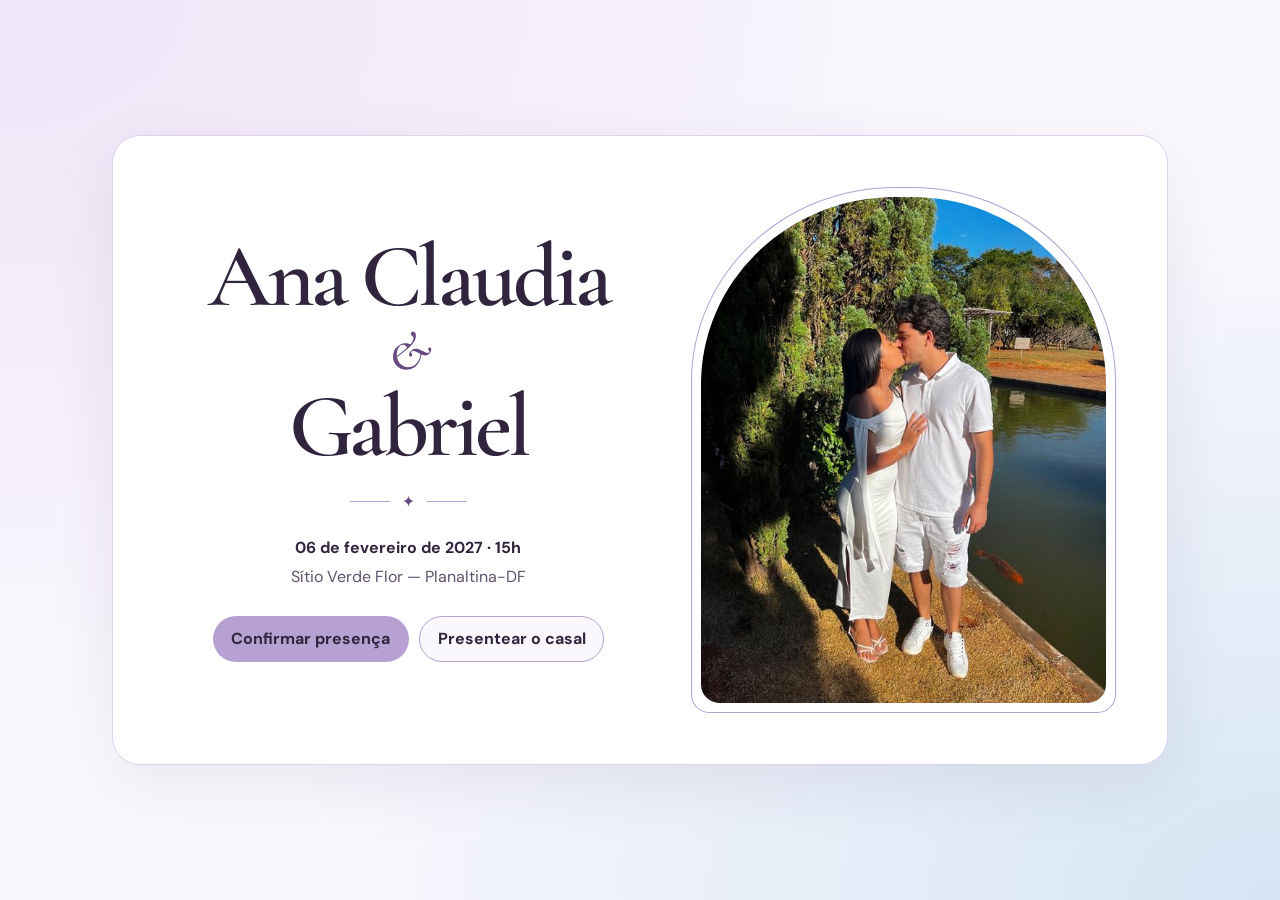
<file: index.html>
<!doctype html>
<html lang="pt-BR">
<head>
  <meta charset="utf-8">
  <meta name="viewport" content="width=device-width, initial-scale=1">
  <meta name="description" content="Casamento de Ana Claudia e Gabriel, em 6 de fevereiro de 2027. Confirme sua presença ou acesse a lista de presentes.">
  <title>Ana Claudia &amp; Gabriel — Casamento</title>
  <link rel="preconnect" href="https://fonts.googleapis.com">
  <link rel="preconnect" href="https://fonts.gstatic.com" crossorigin>
  <link rel="stylesheet" href="https://fonts.googleapis.com/css2?family=Cormorant+Garamond:ital,wght@0,500;0,600;1,500&family=DM+Sans:wght@400;500;600;700&display=swap">
  <link rel="stylesheet" href="css/style.css">
</head>
<body>
  <main class="invitation">
    <section class="invitation-copy" aria-labelledby="couple">
      <h1 id="couple"><span>Ana Claudia</span><em>&amp;</em><span>Gabriel</span></h1>
      <div class="divider" aria-hidden="true">✦</div>
      <p class="date"><time datetime="2027-02-06T15:00:00-03:00">06 de fevereiro de 2027 · 15h</time></p>
      <p class="venue">Sítio Verde Flor — Planaltina-DF</p>
      <nav class="portal-actions" aria-label="Opções do portal">
        <a class="portal-link portal-link-primary" href="confirmacao.html">Confirmar presença</a>
        <a class="portal-link" href="presentes.html">Presentear o casal</a>
      </nav>
    </section>
    <figure class="portrait">
      <img src="assets/ana-claudia-e-gabriel.jpg" width="560" height="700" alt="Ana Claudia e Gabriel abraçados à beira de um lago">
    </figure>
  </main>
</body>
</html>
</file>
<file: css/style.css>
:root {
  color-scheme: light;
  --lavender: #b6a1d2;
  --baby-blue: #d5e5f4;
  --paper: #fff;
  --background: #faf8fd;
  --ink: #30253d;
  --muted: #5f526b;
  --accent: #674a82;
  --serif: "Cormorant Garamond", Georgia, serif;
  --sans: "DM Sans", system-ui, sans-serif;
}

* {
  box-sizing: border-box;
}

body {
  display: grid;
  min-block-size: 100vh;
  min-block-size: 100svh;
  margin: 0;
  padding: clamp(1rem, 4vw, 3.5rem);
  place-items: center;
  color: var(--ink);
  background: radial-gradient(ellipse at top left, #eee5f7, transparent 58%),
    radial-gradient(ellipse at bottom right, var(--baby-blue), transparent 55%),
    var(--background);
  font-family: var(--sans);
}

.invitation,
.confirmation {
  inline-size: min(100%, 66rem);
  border: 1px solid #ded2ec;
  border-radius: 1.75rem;
  background: var(--paper);
  box-shadow: 0 1.2rem 4rem #39264d15;
  animation: appear 600ms ease-out both;
}

.invitation {
  display: grid;
  grid-template-columns: 1.15fr 1fr;
  align-items: center;
  gap: clamp(1rem, 3vw, 3rem);
  padding: clamp(1.25rem, 4vw, 3.5rem);
}

.invitation-copy,
.confirmation {
  text-align: center;
}

h1 {
  margin: 0;
  font: 600 clamp(2.75rem, 7vw, 6rem) / .88 var(--serif);
  letter-spacing: -.045em;
}

.invitation h1 span,
.invitation h1 em {
  display: block;
}

.invitation h1 em {
  margin-block: .2em;
  color: var(--accent);
  font-size: .62em;
  font-weight: 500;
}

.divider {
  display: flex;
  align-items: center;
  justify-content: center;
  gap: .75rem;
  margin: 1.5rem auto;
  color: var(--accent);
}

.divider::before,
.divider::after {
  inline-size: 2.5rem;
  block-size: 1px;
  background: var(--lavender);
  content: "";
}

.date,
.venue {
  margin: 0;
  line-height: 1.5;
}

.date {
  font-weight: 700;
}

.venue {
  margin-block-start: .35rem;
  color: var(--muted);
}

.portal-actions {
  display: flex;
  flex-wrap: wrap;
  justify-content: center;
  gap: .65rem;
  margin-block-start: 1.65rem;
}

.portal-link {
  display: inline-flex;
  min-block-size: 2.9rem;
  align-items: center;
  justify-content: center;
  padding: .65rem 1.1rem;
  border: 1px solid var(--lavender);
  border-radius: 999px;
  color: var(--ink);
  background: var(--background);
  font-weight: 700;
  text-decoration: none;
  transition: background-color 180ms ease;
}

.portal-link-primary {
  border-color: transparent;
  background: var(--lavender);
}

.portal-link:hover {
  background: var(--baby-blue);
}

.portal-link:focus-visible {
  outline: 2px solid var(--accent);
  outline-offset: 3px;
}

.portrait {
  margin: 0;
  padding: .55rem;
  border: 1px solid var(--lavender);
  border-radius: 48% 48% 1.15rem 1.15rem / 37% 37% 1.15rem 1.15rem;
}

.portrait img {
  display: block;
  inline-size: 100%;
  block-size: auto;
  border-radius: inherit;
}

.confirmation {
  inline-size: min(100%, 42rem);
  padding: clamp(1.5rem, 6vw, 4rem);
}

.confirmation .divider {
  margin-block-start: 0;
}

.confirmation h1 {
  font-size: clamp(2.5rem, 7vw, 4rem);
  line-height: .98;
}

.confirmation p {
  color: var(--muted);
  line-height: 1.55;
}

@media (max-width: 42rem) {
  .invitation {
    grid-template-columns: 1fr;
    gap: 1.5rem;
  }

  .portrait {
    inline-size: min(100%, 20rem);
    justify-self: center;
  }
}

@media (prefers-reduced-motion: reduce) {
  .invitation,
  .confirmation {
    animation: none;
  }

  .portal-link {
    transition: none;
  }
}

@keyframes appear {
  from {
    opacity: .65;
    transform: translateY(.4rem);
  }

  to {
    opacity: 1;
    transform: translateY(0);
  }
}
</file>
